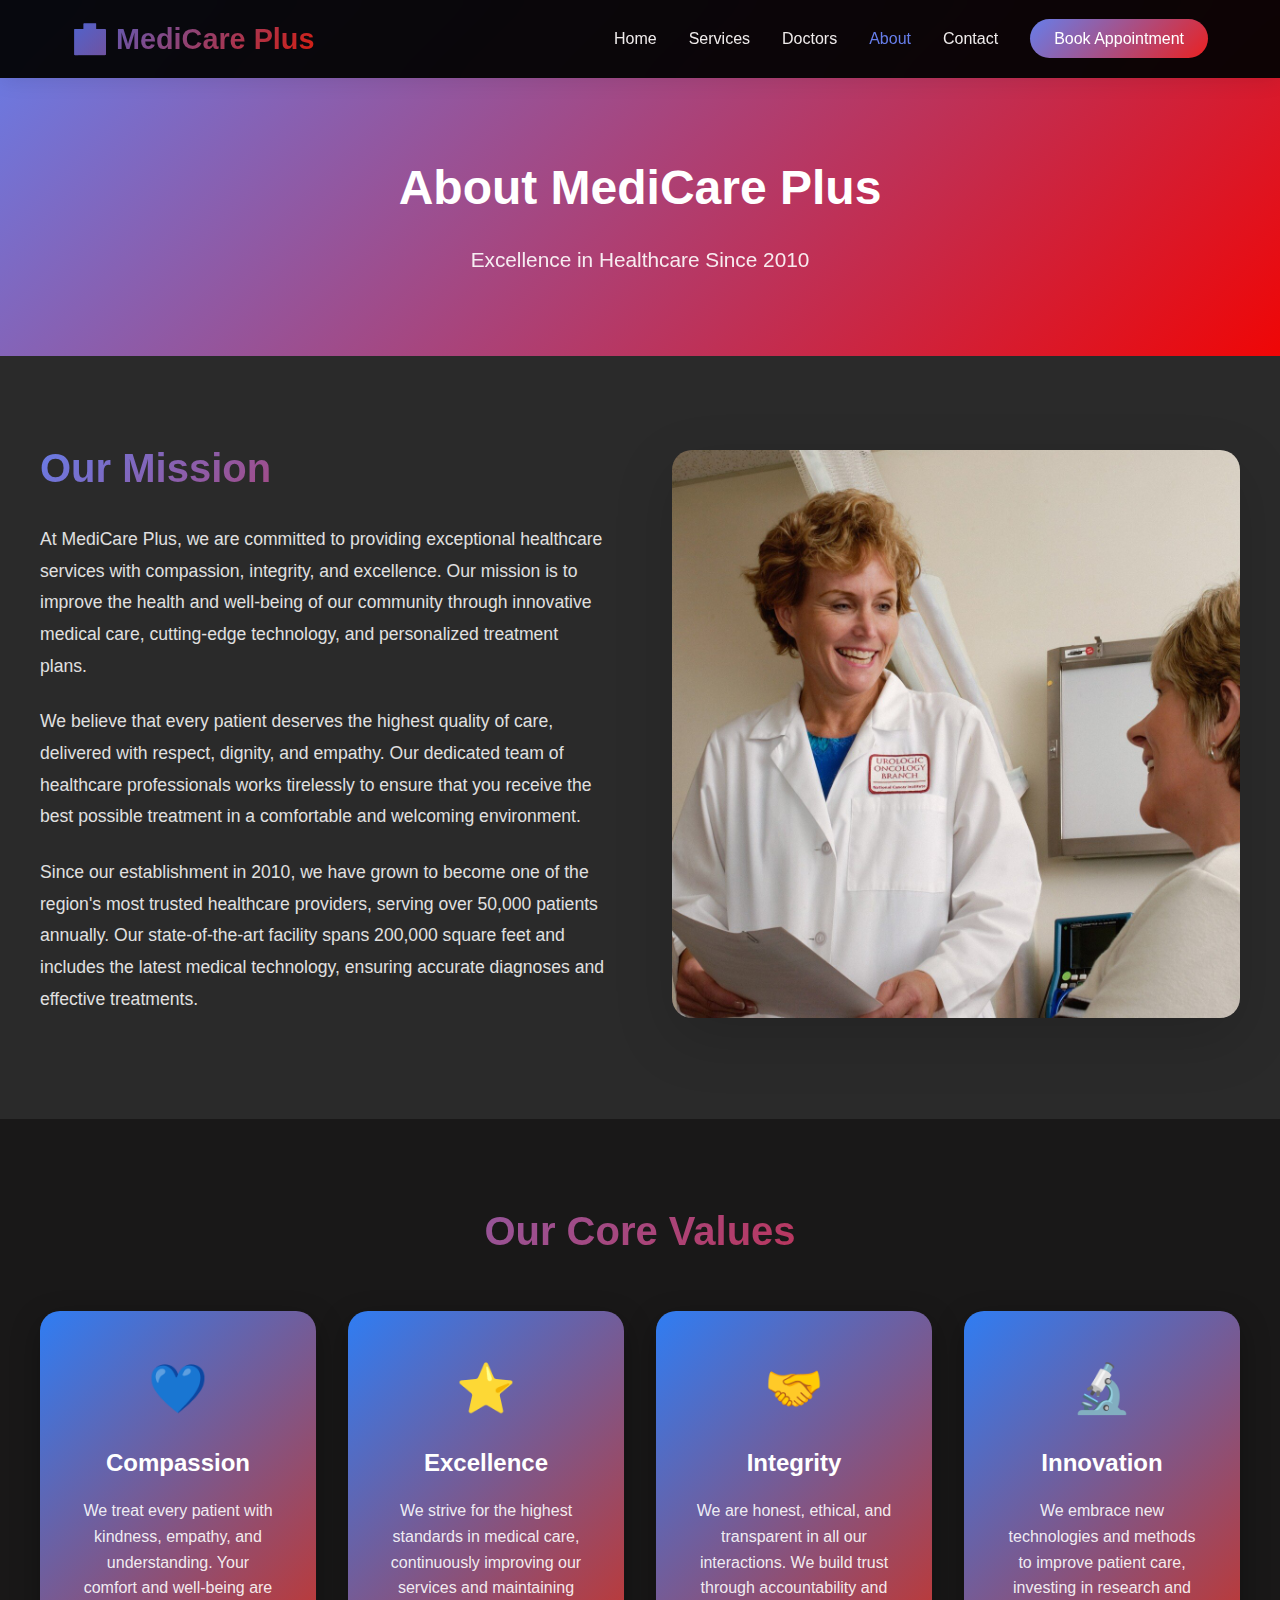
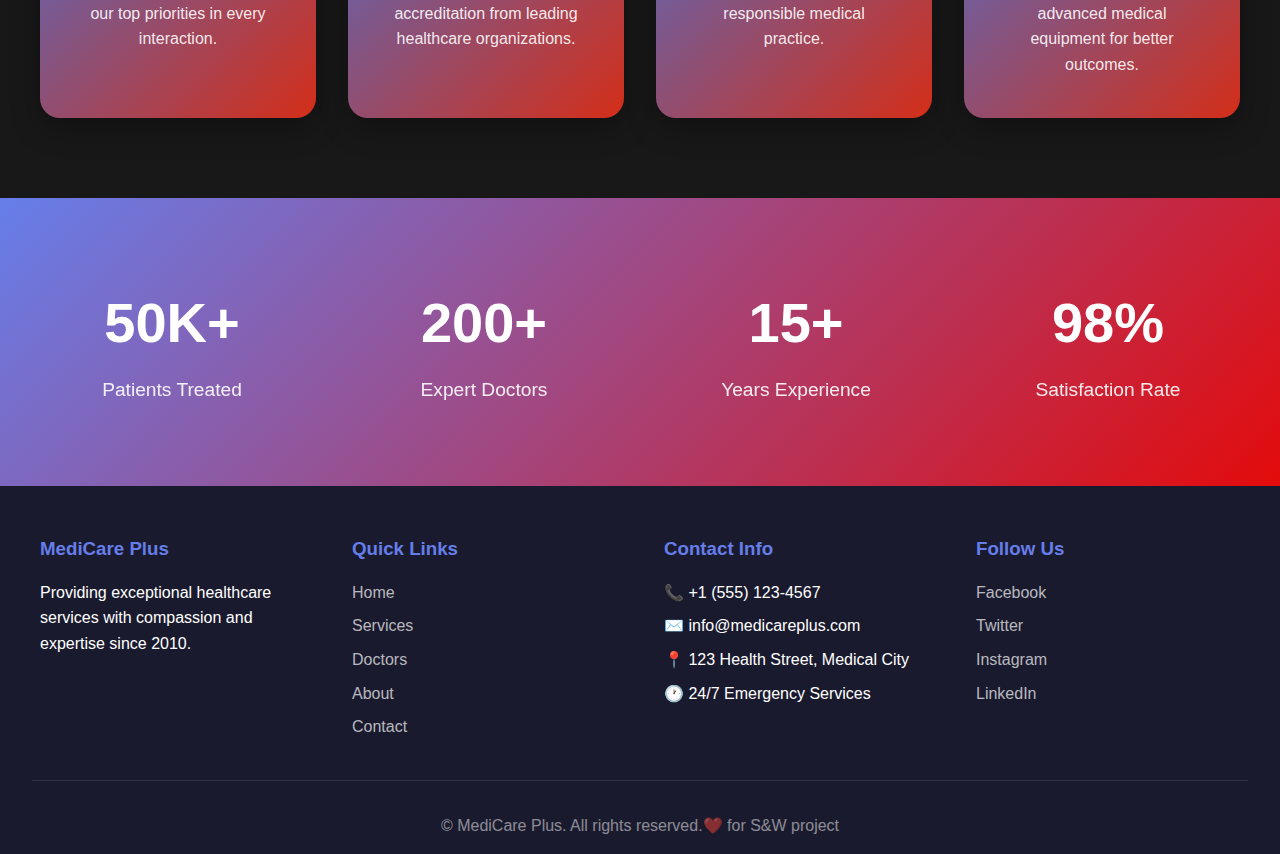
<file: about.html>
<!DOCTYPE html>
<html lang="en">
<head>
    <meta charset="UTF-8">
    <meta name="viewport" content="width=device-width, initial-scale=1.0">
    <title>About Us - MediCare Plus</title>
    <link rel="stylesheet" href="styles.css">
</head>
<body>
    <nav>
        <div class="container">
            <div class="logo">🏥 MediCare Plus</div>
            <ul>
                <li><a href="index.html">Home</a></li>
                <li><a href="services.html">Services</a></li>
                <li><a href="doctors.html">Doctors</a></li>
                <li><a href="about.html" class="active">About</a></li>
                <li><a href="contact.html">Contact</a></li>
                <li><a href="contact.html" class="cta-button">Book Appointment</a></li>
            </ul>
        </div>
    </nav>

    <section class="page-header">
        <div class="container">
            <h1>About MediCare Plus</h1>
            <p>Excellence in Healthcare Since 2010</p>
        </div>
    </section>

    <section class="about-content">
        <div class="container">
            <div class="about-grid">
                <div class="about-text">
                    <h2>Our Mission</h2>
                    <p>At MediCare Plus, we are committed to providing exceptional healthcare services with compassion, integrity, and excellence. Our mission is to improve the health and well-being of our community through innovative medical care, cutting-edge technology, and personalized treatment plans.</p>
                    <p>We believe that every patient deserves the highest quality of care, delivered with respect, dignity, and empathy. Our dedicated team of healthcare professionals works tirelessly to ensure that you receive the best possible treatment in a comfortable and welcoming environment.</p>
                    <p>Since our establishment in 2010, we have grown to become one of the region's most trusted healthcare providers, serving over 50,000 patients annually. Our state-of-the-art facility spans 200,000 square feet and includes the latest medical technology, ensuring accurate diagnoses and effective treatments.</p>
                </div>
                <div class="about-image">
                    <img src="health .jpg" alt="Healthcare Team">
                </div>
            </div>
        </div>
    </section>

    <section class="values-section">
        <div class="container">
            <h2 class="section-title">Our Core Values</h2>
            <div class="values-grid">
                <div class="value-card">
                    <div class="value-icon">💙</div>
                    <h3>Compassion</h3>
                    <p>We treat every patient with kindness, empathy, and understanding. Your comfort and well-being are our top priorities in every interaction.</p>
                </div>
                <div class="value-card">
                    <div class="value-icon">⭐</div>
                    <h3>Excellence</h3>
                    <p>We strive for the highest standards in medical care, continuously improving our services and maintaining accreditation from leading healthcare organizations.</p>
                </div>
                <div class="value-card">
                    <div class="value-icon">🤝</div>
                    <h3>Integrity</h3>
                    <p>We are honest, ethical, and transparent in all our interactions. We build trust through accountability and responsible medical practice.</p>
                </div>
                <div class="value-card">
                    <div class="value-icon">🔬</div>
                    <h3>Innovation</h3>
                    <p>We embrace new technologies and methods to improve patient care, investing in research and advanced medical equipment for better outcomes.</p>
                </div>
            </div>
        </div>
    </section>

    <section class="stats">
        <div class="stats-grid">
            <div class="stat-item">
                <h2>50K+</h2>
                <p>Patients Treated</p>
            </div>
            <div class="stat-item">
                <h2>200+</h2>
                <p>Expert Doctors</p>
            </div>
            <div class="stat-item">
                <h2>15+</h2>
                <p>Years Experience</p>
            </div>
            <div class="stat-item">
                <h2>98%</h2>
                <p>Satisfaction Rate</p>
            </div>
        </div>
    </section>

    <footer>
        <div class="footer-content">
            <div class="footer-section">
                <h3>MediCare Plus</h3>
                <p>Providing exceptional healthcare services with compassion and expertise since 2010.</p>
            </div>
            <div class="footer-section">
                <h3>Quick Links</h3>
                <ul>
                    <li><a href="index.html">Home</a></li>
                    <li><a href="services.html">Services</a></li>
                    <li><a href="doctors.html">Doctors</a></li>
                    <li><a href="about.html">About</a></li>
                    <li><a href="contact.html">Contact</a></li>
                </ul>
            </div>
            <div class="footer-section">
                <h3>Contact Info</h3>
                <ul>
                    <li>📞 +1 (555) 123-4567</li>
                    <li>✉️ info@medicareplus.com</li>
                    <li>📍 123 Health Street, Medical City</li>
                    <li>🕐 24/7 Emergency Services</li>
                </ul>
            </div>
            <div class="footer-section">
                <h3>Follow Us</h3>
                <ul>
                    <li><a href="#">Facebook</a></li>
                    <li><a href="#">Twitter</a></li>
                    <li><a href="#">Instagram</a></li>
                    <li><a href="#">LinkedIn</a></li>
                </ul>
            </div>
        </div>
        <div class="footer-bottom">
            <p>&copy; MediCare Plus. All rights reserved.❤️ for S&W project </p>
        </div>
    </footer>
</body>
</html>
</file>
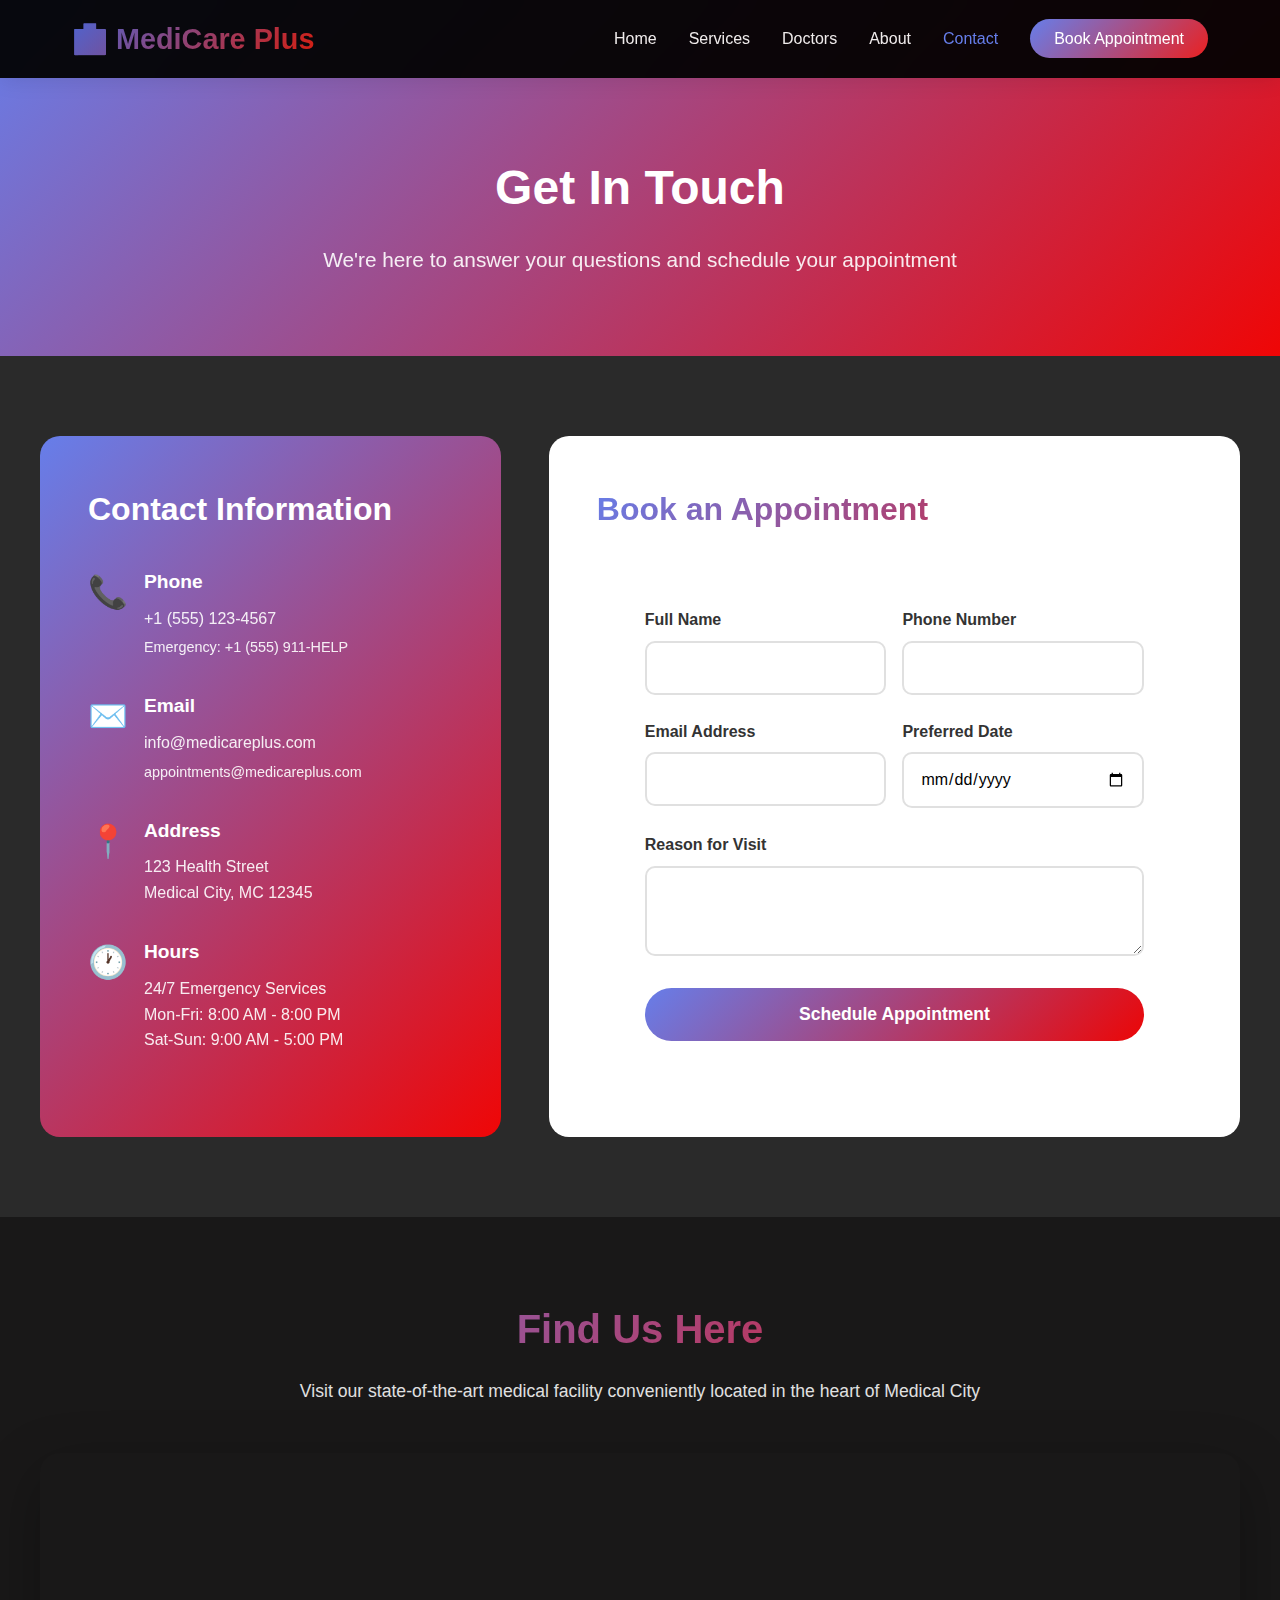
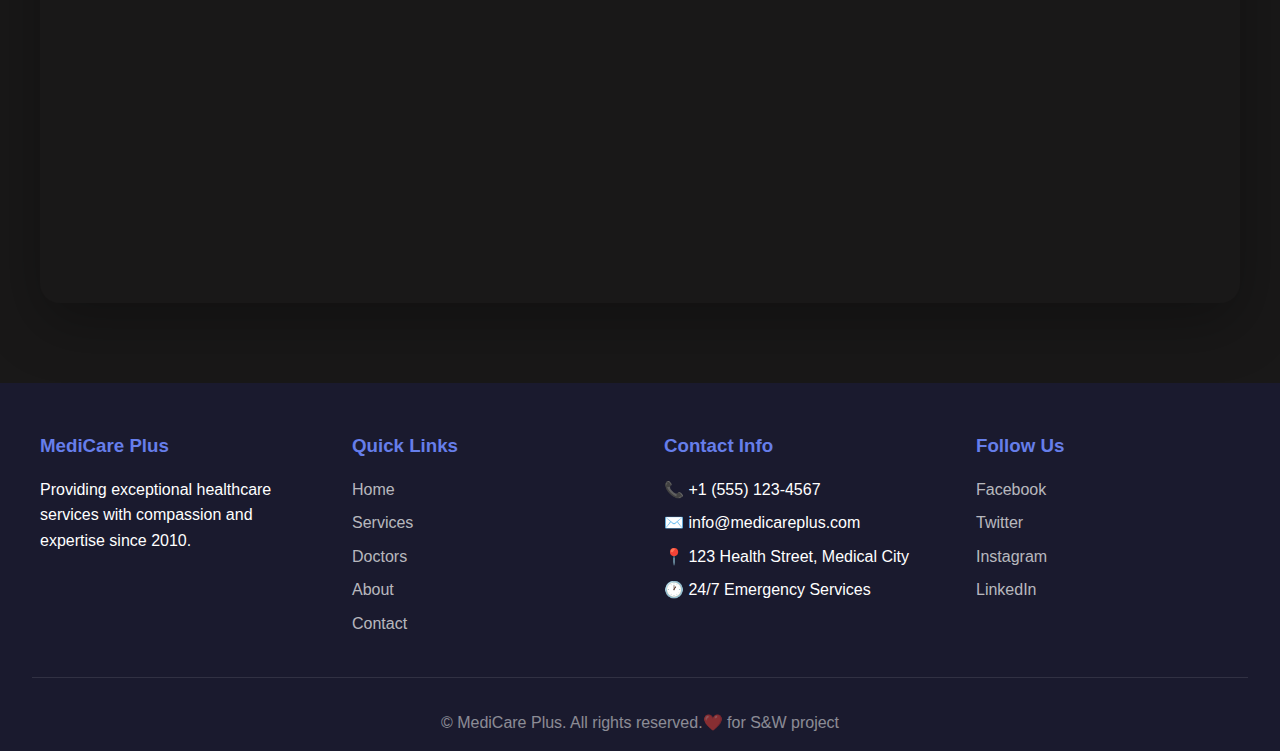
<file: contact.html>
<!DOCTYPE html>
<html lang="en">
<head>
    <meta charset="UTF-8">
    <meta name="viewport" content="width=device-width, initial-scale=1.0">
    <title>Contact Us - MediCare Plus</title>
    <link rel="stylesheet" href="styles.css">
</head>
<body>
    <nav>
        <div class="container">
            <div class="logo">🏥 MediCare Plus</div>
            <ul>
                <li><a href="index.html">Home</a></li>
                <li><a href="services.html">Services</a></li>
                <li><a href="doctors.html">Doctors</a></li>
                <li><a href="about.html">About</a></li>
                <li><a href="contact.html" class="active">Contact</a></li>
                <li><a href="contact.html" class="cta-button">Book Appointment</a></li>
            </ul>
        </div>
    </nav>

    <section class="page-header">
        <div class="container">
            <h1>Get In Touch</h1>
            <p>We're here to answer your questions and schedule your appointment</p>
        </div>
    </section>

    <section class="contact">
        <div class="container">
            <div class="contact-wrapper">
                <div class="contact-info">
                    <h2>Contact Information</h2>
                    <div class="info-item">
                        <div class="info-icon">📞</div>
                        <div>
                            <h3>Phone</h3>
                            <p>+1 (555) 123-4567</p>
                            <p class="info-detail">Emergency: +1 (555) 911-HELP</p>
                        </div>
                    </div>
                    <div class="info-item">
                        <div class="info-icon">✉️</div>
                        <div>
                            <h3>Email</h3>
                            <p>info@medicareplus.com</p>
                            <p class="info-detail">appointments@medicareplus.com</p>
                        </div>
                    </div>
                    <div class="info-item">
                        <div class="info-icon">📍</div>
                        <div>
                            <h3>Address</h3>
                            <p>123 Health Street</p>
                            <p>Medical City, MC 12345</p>
                        </div>
                    </div>
                    <div class="info-item">
                        <div class="info-icon">🕐</div>
                        <div>
                            <h3>Hours</h3>
                            <p>24/7 Emergency Services</p>
                            <p>Mon-Fri: 8:00 AM - 8:00 PM</p>
                            <p>Sat-Sun: 9:00 AM - 5:00 PM</p>
                        </div>
                    </div>
                </div>
                
                <div class="contact-form-wrapper">
                    <h2>Book an Appointment</h2>
                    <form class="contact-form" id="appointment">
                        <div class="form-row">
                            <div class="form-group">
                                <label for="name">Full Name</label>
                                <input type="text" id="name" name="name" required>
                            </div>
                            <div class="form-group">
                                <label for="phone">Phone Number</label>
                                <input type="tel" id="phone" name="phone" required>
                            </div>
                        </div>
                        <div class="form-row">
                            <div class="form-group">
                                <label for="email">Email Address</label>
                                <input type="email" id="email" name="email" required>
                            </div>
                            <div class="form-group">
                                <label for="date">Preferred Date</label>
                                <input type="date" id="date" name="date" required>
                            </div>
                        </div>
                        <div class="form-group">
                            <label for="message">Reason for Visit</label>
                            <textarea id="message" name="message" rows="3" required></textarea>
                        </div>
                        <button type="submit" class="submit-btn">Schedule Appointment</button>
                    </form>
                </div>
            </div>
        </div>
    </section>

    <section class="map-section">
        <div class="container">
            <h2 class="section-title">Find Us Here</h2>
            <p class="section-subtitle">Visit our state-of-the-art medical facility conveniently located in the heart of Medical City</p>
            <div class="map-container">
                <iframe 
                    src="https://www.google.com/maps/embed?pb=!1m18!1m12!1m3!1d3022.9476519598093!2d-73.99185368459395!3d40.74117397932847!2m3!1f0!2f0!3f0!3m2!1i1024!2i768!4f13.1!3m3!1m2!1s0x89c259a9b3117469%3A0xd134e199a405a163!2sEmpire%20State%20Building!5e0!3m2!1sen!2sus!4v1234567890123!5m2!1sen!2sus" 
                    width="100%" 
                    height="450" 
                    style="border:0;" 
                    allowfullscreen="" 
                    loading="lazy" 
                    referrerpolicy="no-referrer-when-downgrade">
                </iframe>
            </div>
        </div>
    </section>

    <footer>
        <div class="footer-content">
            <div class="footer-section">
                <h3>MediCare Plus</h3>
                <p>Providing exceptional healthcare services with compassion and expertise since 2010.</p>
            </div>
            <div class="footer-section">
                <h3>Quick Links</h3>
                <ul>
                    <li><a href="index.html">Home</a></li>
                    <li><a href="services.html">Services</a></li>
                    <li><a href="doctors.html">Doctors</a></li>
                    <li><a href="about.html">About</a></li>
                    <li><a href="contact.html">Contact</a></li>
                </ul>
            </div>
            <div class="footer-section">
                <h3>Contact Info</h3>
                <ul>
                    <li>📞 +1 (555) 123-4567</li>
                    <li>✉️ info@medicareplus.com</li>
                    <li>📍 123 Health Street, Medical City</li>
                    <li>🕐 24/7 Emergency Services</li>
                </ul>
            </div>
            <div class="footer-section">
                <h3>Follow Us</h3>
                <ul>
                    <li><a href="#">Facebook</a></li>
                    <li><a href="#">Twitter</a></li>
                    <li><a href="#">Instagram</a></li>
                    <li><a href="#">LinkedIn</a></li>
                </ul>
            </div>
        </div>
        <div class="footer-bottom">
            <p>&copy; MediCare Plus. All rights reserved.❤️ for S&W project </p>
        </div>
    </footer>
</body>
</html>
</file>
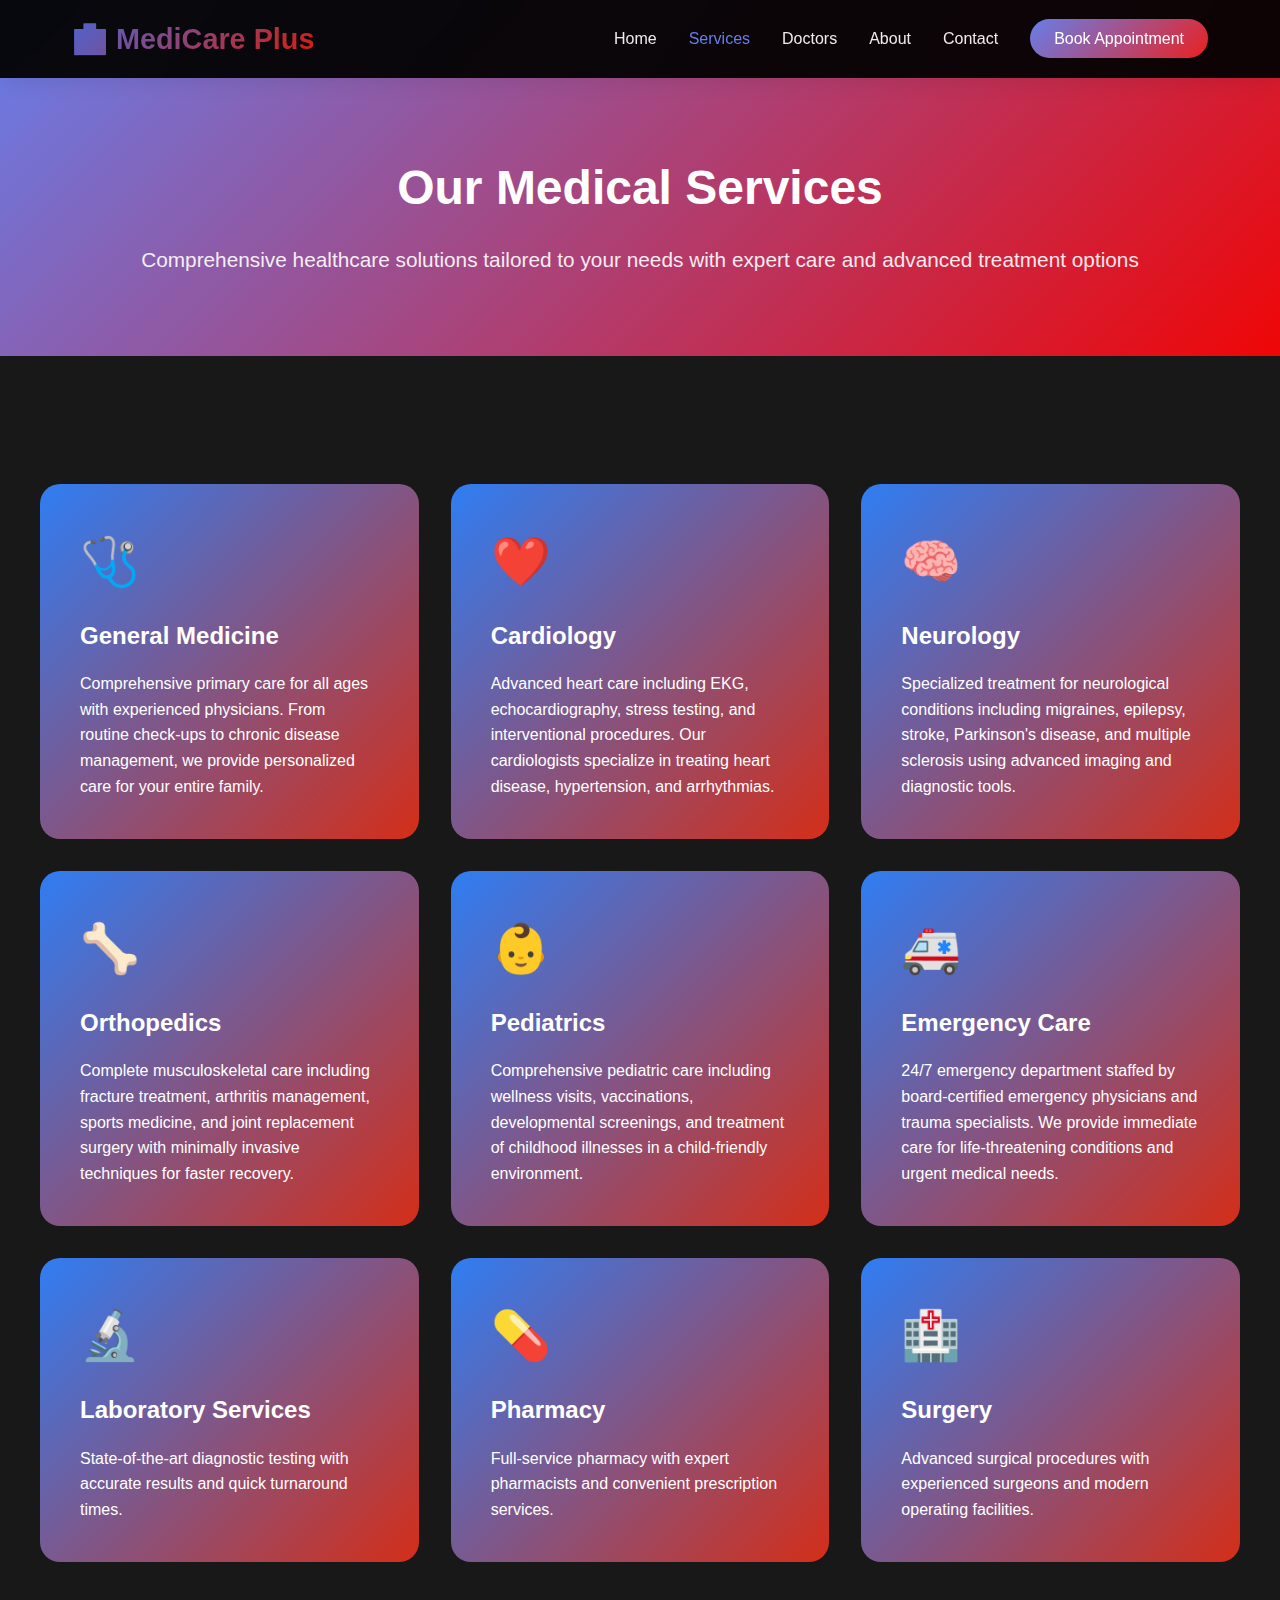
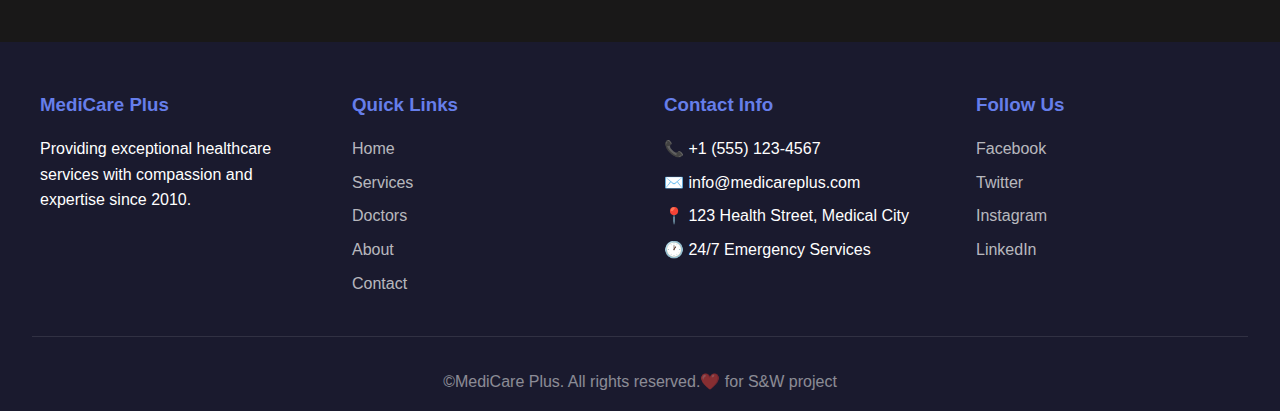
<file: services.html>
<!DOCTYPE html>
<html lang="en">
<head>
    <meta charset="UTF-8">
    <meta name="viewport" content="width=device-width, initial-scale=1.0">
    <title>Our Services - MediCare Plus</title>
    <link rel="stylesheet" href="styles.css">
</head>
<body>
    <!-- Navigation -->
    <nav>
        <div class="container">
            <div class="logo">🏥 MediCare Plus</div>
            <ul>
                <li><a href="index.html">Home</a></li>
                <li><a href="services.html" class="active">Services</a></li>
                <li><a href="doctors.html">Doctors</a></li>
                <li><a href="about.html">About</a></li>
                <li><a href="contact.html">Contact</a></li>
                <li><a href="contact.html" class="cta-button">Book Appointment</a></li>
            </ul>
        </div>
    </nav>

    <!-- Page Header -->
    <section class="page-header">
        <div class="container">
            <h1>Our Medical Services</h1>
            <p>Comprehensive healthcare solutions tailored to your needs with expert care and advanced treatment options</p>
        </div>
    </section>

    <!-- Services Section -->
    <section class="services">
        <div class="container">
            <div class="services-grid">
                <div class="service-card">
                    <div class="service-icon">🩺</div>
                    <h3>General Medicine</h3>
                    <p>Comprehensive primary care for all ages with experienced physicians. From routine check-ups to chronic disease management, we provide personalized care for your entire family.</p>
                </div>
                <div class="service-card">
                    <div class="service-icon">❤️</div>
                    <h3>Cardiology</h3>
                    <p>Advanced heart care including EKG, echocardiography, stress testing, and interventional procedures. Our cardiologists specialize in treating heart disease, hypertension, and arrhythmias.</p>
                </div>
                <div class="service-card">
                    <div class="service-icon">🧠</div>
                    <h3>Neurology</h3>
                    <p>Specialized treatment for neurological conditions including migraines, epilepsy, stroke, Parkinson's disease, and multiple sclerosis using advanced imaging and diagnostic tools.</p>
                </div>
                <div class="service-card">
                    <div class="service-icon">🦴</div>
                    <h3>Orthopedics</h3>
                    <p>Complete musculoskeletal care including fracture treatment, arthritis management, sports medicine, and joint replacement surgery with minimally invasive techniques for faster recovery.</p>
                </div>
                <div class="service-card">
                    <div class="service-icon">👶</div>
                    <h3>Pediatrics</h3>
                    <p>Comprehensive pediatric care including wellness visits, vaccinations, developmental screenings, and treatment of childhood illnesses in a child-friendly environment.</p>
                </div>
                <div class="service-card">
                    <div class="service-icon">🚑</div>
                    <h3>Emergency Care</h3>
                    <p>24/7 emergency department staffed by board-certified emergency physicians and trauma specialists. We provide immediate care for life-threatening conditions and urgent medical needs.</p>
                </div>
                <div class="service-card">
                    <div class="service-icon">🔬</div>
                    <h3>Laboratory Services</h3>
                    <p>State-of-the-art diagnostic testing with accurate results and quick turnaround times.</p>
                </div>
                <div class="service-card">
                    <div class="service-icon">💊</div>
                    <h3>Pharmacy</h3>
                    <p>Full-service pharmacy with expert pharmacists and convenient prescription services.</p>
                </div>
                <div class="service-card">
                    <div class="service-icon">🏥</div>
                    <h3>Surgery</h3>
                    <p>Advanced surgical procedures with experienced surgeons and modern operating facilities.</p>
                </div>
            </div>
        </div>
    </section>

    <footer>
        <div class="footer-content">
            <div class="footer-section">
                <h3>MediCare Plus</h3>
                <p>Providing exceptional healthcare services with compassion and expertise since 2010.</p>
            </div>
            <div class="footer-section">
                <h3>Quick Links</h3>
                <ul>
                    <li><a href="index.html">Home</a></li>
                    <li><a href="services.html">Services</a></li>
                    <li><a href="doctors.html">Doctors</a></li>
                    <li><a href="about.html">About</a></li>
                    <li><a href="contact.html">Contact</a></li>
                </ul>
            </div>
            <div class="footer-section">
                <h3>Contact Info</h3>
                <ul>
                    <li>📞 +1 (555) 123-4567</li>
                    <li>✉️ info@medicareplus.com</li>
                    <li>📍 123 Health Street, Medical City</li>
                    <li>🕐 24/7 Emergency Services</li>
                </ul>
            </div>
            <div class="footer-section">
                <h3>Follow Us</h3>
                <ul>
                    <li><a href="#">Facebook</a></li>
                    <li><a href="#">Twitter</a></li>
                    <li><a href="#">Instagram</a></li>
                    <li><a href="#">LinkedIn</a></li>
                </ul>
            </div>
        </div>
        <div class="footer-bottom">
            <p>&copy;MediCare Plus. All rights reserved.❤️ for S&W project 
            </p>
        </div>
    </footer>
</body>
</html>
</file>
<file: styles.css>
* {
    margin: 0;
    padding: 0;
    box-sizing: border-box;
}

html {
    scroll-behavior: smooth;
}

body {
    font-family: 'Segoe UI', Tahoma, Geneva, Verdana, sans-serif;
    line-height: 1.6;
    color: #ffffff;
    background-color: #2a2a2a;
}

/* Navigation */
nav {
    position: fixed;
    top: 0;
    left: 0;
    width: 100%;
    background: rgba(2, 2, 2, 0.95);
    backdrop-filter: blur(10px);
    box-shadow: 0 2px 20px rgba(0,0,0,0.1);
    z-index: 1000;
    padding: 1rem 0;
    animation: slideDown 0.5s ease;
    transition: opacity 0.3s ease, background 0.3s ease;
}

nav.scrolled {
    opacity: 0.9;
    background: rgba(2, 2, 2, 0.98);
}

@keyframes slideDown {
    from {
        transform: translateY(-100%);
    }
    to {
        transform: translateY(0);
    }
}

nav .container {
    max-width: 1200px;
    margin: 0 auto;
    padding: 0 2rem;
    display: flex;
    justify-content: space-between;
    align-items: center;
}

/* Mobile menu toggle (three dots) */
.nav-toggle {
    display: none;
}

.nav-toggle-label {
    display: none;
    flex-direction: column;
    justify-content: center;
    align-items: center;
    gap: 4px;
    width: 32px;
    height: 32px;
    border-radius: 50%;
    cursor: pointer;
    background: rgba(255, 255, 255, 0.08);
}

.nav-toggle-label span {
    width: 4px;
    height: 4px;
    border-radius: 50%;
    background: #ffffff;
}

.logo {
    font-size: 1.8rem;
    font-weight: bold;
    background: linear-gradient(135deg, #4c65d3 0%, #d81c0b 100%);
    -webkit-background-clip: text;
    -webkit-text-fill-color: transparent;
    background-clip: text;
}

nav ul {
    display: flex;
    list-style: none;
    gap: 2rem;
}

/* Ensure main nav list has a class for mobile control */
.nav-links {
    display: flex;
}

nav a {
    text-decoration: none;
    color: #efebeb;
    font-weight: 500;
    transition: color 0.3s;
    position: relative;
}

nav a::after {
    content: '';
    position: absolute;
    bottom: -5px;
    left: 0;
    width: 0;
    height: 2px;
    background: linear-gradient(135deg, #667eea 0%, #df2b2b 100%);
    transition: width 0.3s;
}

nav a:hover::after {
    width: 100%;
}

nav a.active {
    color: #667eea;
}

.cta-button {
    background: linear-gradient(135deg, #667eea 0%, #ea2121 100%);
    color: white !important;
    padding: 0.7rem 1.5rem;
    border-radius: 50px;
    transition: transform 0.3s, box-shadow 0.3s;
}

.cta-button::after {
    display: none;
}

.cta-button:hover {
    transform: translateY(-2px);
    box-shadow: 0 10px 25px rgba(102, 126, 234, 0.4);
}

.hero {
    min-height: 100vh;
    background: linear-gradient(135deg, #667eea 0%, #ef0606 100%);
    display: flex;
    align-items: center;
    position: relative;
    overflow: hidden;
    padding-top: 80px;
}

.hero::before {
    content: '';
    position: absolute;
    width: 100%;
    height: 100%;
    background: url('data:image/svg+xml,<svg width="100" height="100" xmlns="http://www.w3.org/2000/svg"><circle cx="50" cy="50" r="2" fill="white" opacity="0.1"/></svg>');
    animation: float 20s infinite linear;
}


.hero .container {
    max-width: 1200px;
    margin: 0 auto;
    padding: 0 2rem;
    display: grid;
    grid-template-columns: 1fr 1fr;
    gap: 4rem;
    align-items: center;
    position: relative;
    z-index: 1;
}

.hero-content h1 {
    font-size: 3.5rem;
    color: white;
    margin-bottom: 1.5rem;
    animation: fadeInUp 0.8s ease;
}

.hero-content p {
    font-size: 1.3rem;
    color: rgba(255,255,255,0.9);
    margin-bottom: 2rem;
    animation: fadeInUp 0.8s ease 0.2s backwards;
}

@keyframes fadeInUp {
    from {
        opacity: 0;
        transform: translateY(30px);
    }
    to {
        opacity: 1;
        transform: translateY(0);
    }
}

.hero-buttons {
    display: flex;
    gap: 1rem;
    animation: fadeInUp 0.8s ease 0.4s backwards;
}

.btn {
    padding: 1rem 2rem;
    border-radius: 50px;
    text-decoration: none;
    font-weight: 600;
    transition: all 0.3s;
    display: inline-block;
}

.btn-primary {
    background: white;
    color: #667eea;
}

.btn-primary:hover {
    transform: translateY(-3px);
    box-shadow: 0 15px 35px rgba(0,0,0,0.2);
}

.btn-secondary {
    background: transparent;
    color: white;
    border: 2px solid white;
}

.btn-secondary:hover {
    background: white;
    color: #667eea;
}

.hero-image {
    animation: fadeInUp 0.8s ease 0.6s backwards;
}

.hero-image img {
    width: 100%;
    border-radius: 20px;
    box-shadow: 0 25px 60px rgba(32, 31, 31, 0.3);
    animation: floatImage 3s ease-in-out infinite;
}

@keyframes floatImage {
    0%, 100% {
        transform: translateY(0);
    }
    50% {
        transform: translateY(-20px);
    }
}

.features-section {
    padding: 5rem 2rem;
    background: rgb(25, 24, 24);
}

.features-grid {
    display: grid;
    grid-template-columns: repeat(auto-fit, minmax(250px, 1fr));
    gap: 2rem;
    margin-top: 3rem;
    max-width: 1200px;
    margin-left: auto;
    margin-right: auto;
}

.feature-item {
    text-align: center;
    padding: 2rem;
    background: rgba(255, 255, 255, 0.05);
    border-radius: 15px;
    transition: transform 0.3s, background 0.3s;
}

.feature-item:hover {
    transform: translateY(-5px);
    background: rgba(255, 255, 255, 0.08);
}

.feature-icon {
    font-size: 3rem;
    margin-bottom: 1rem;
}

.feature-item h3 {
    font-size: 1.3rem;
    color: white;
    margin-bottom: 0.8rem;
}

.feature-item p {
    color: #e0e0e0;
    line-height: 1.6;
}

.video-section {
    padding: 5rem 2rem;
    background: linear-gradient(to bottom, #060606, #1a1919);
}

.section-title {
    text-align: center;
    font-size: 2.5rem;
    margin-bottom: 1rem;
    background: linear-gradient(135deg, #667eea 0%, #e90e0e 100%);
    -webkit-background-clip: text;
    -webkit-text-fill-color: transparent;
    background-clip: text;
    color: white;
}

.section-subtitle {
    text-align: center;
    color: #666;
    margin-bottom: 3rem;
    font-size: 1.1rem;
}

.map-section .section-subtitle {
    color: #e0e0e0;
}

.video-container {
    max-width: 900px;
    margin: 0 auto;
    border-radius: 20px;
    overflow: hidden;
    box-shadow: 0 20px 60px rgba(0,0,0,0.15);
    transition: transform 0.3s;
}

.video-container:hover {
    transform: scale(1.02);
}

.video-container video {
    width: 100%;
    height: 500px;
    border: none;
}

.services {
    padding: 5rem 2rem;
    background: rgb(25, 24, 24);
}

.services .container {
    max-width: 1200px;
    margin: 0 auto;
}

.services-grid {
    display: grid;
    grid-template-columns: repeat(auto-fit, minmax(280px, 1fr));
    gap: 2rem;
    margin-top: 3rem;
}

.service-card {
    background: linear-gradient(135deg, #2f7df3 0%, #d42e18 100%);
    padding: 2.5rem;
    border-radius: 20px;
    transition: all 0.4s;
    position: relative;
    overflow: hidden;
}

.service-card::before {
    content: '';
    position: absolute;
    top: 0;
    left: 0;
    width: 100%;
    height: 100%;
    background: linear-gradient(135deg, #f30606 0%, #2a62b5 100%);
    opacity: 0;
    transition: opacity 0.4s;
}

.service-card:hover::before {
    opacity: 1;
}

.service-card:hover {
    transform: translateY(-10px);
    box-shadow: 0 20px 40px rgba(239, 19, 3, 0.3);
}

.service-card * {
    position: relative;
    z-index: 1;
}

.service-icon {
    font-size: 3rem;
    margin-bottom: 1rem;
    transition: transform 0.4s;
}

.service-card:hover .service-icon {
    transform: scale(1.2) rotate(10deg);
}

.service-card h3 {
    font-size: 1.5rem;
    margin-bottom: 1rem;
    transition: color 0.4s;
}

.service-card:hover h3,
.service-card:hover p {
    color: white;
}

.stats {
    padding: 5rem 2rem;
    background: linear-gradient(135deg, #667eea 0%, #e30b0b 100%);
    color: white;
}

.stats-grid {
    max-width: 1200px;
    margin: 0 auto;
    display: grid;
    grid-template-columns: repeat(auto-fit, minmax(200px, 1fr));
    gap: 3rem;
    text-align: center;
}

.stat-item h2 {
    font-size: 3.5rem;
    margin-bottom: 0.5rem;
    animation: countUp 2s ease-out;
}

.stat-item p {
    font-size: 1.2rem;
    opacity: 0.9;
}

.doctors {
    padding: 5rem 2rem;
    background: #2a2a2a;
}

.doctors .container {
    max-width: 1200px;
    margin: 0 auto;
}

.doctors-grid {
    display: grid;
    grid-template-columns: repeat(auto-fit, minmax(280px, 1fr));
    gap: 2rem;
    margin-top: 3rem;
}

.doctor-card {
    background: rgb(38, 36, 36);
    border-radius: 20px;
    overflow: hidden;
    box-shadow: 0 10px 30px rgba(0,0,0,0.1);
    transition: all 0.4s;
}

.doctor-card:hover {
    transform: translateY(-10px);
    box-shadow: 0 20px 50px rgba(0,0,0,0.2);
}

.doctor-image {
    width: 100%;
    height: 300px;
    background: linear-gradient(135deg, #667eea 0%, #ee120f 100%);
    display: flex;
    align-items: center;
    justify-content: center;
    font-size: 8rem;
    color: rgb(248, 245, 245);
}

.doctor-info {
    padding: 2rem;
}

.doctor-info h3 {
    font-size: 1.5rem;
    margin-bottom: 0.5rem;
    color: #d0c4c4;
}

.doctor-info .specialty {
    color: #667eea;
    font-weight: 600;
    margin-bottom: 1rem;
}

.doctor-info p {
    color: #ffffff;
    margin-bottom: 1rem;
}

.contact {
    padding: 5rem 2rem;
    background: #2a2a2a;
}

.contact .container {
    max-width: 1200px;
    margin: 0 auto;
}

.contact-form {
    background: white;
    padding: 3rem;
    border-radius: 20px;
}

.form-group {
    margin-bottom: 1.5rem;
}

.form-group label {
    display: block;
    margin-bottom: 0.5rem;
    font-weight: 600;
    color: #333;
}

.form-group input,
.form-group textarea {
    width: 100%;
    padding: 1rem;
    border: 2px solid #e0e0e0;
    border-radius: 10px;
    font-family: inherit;
    font-size: 1rem;
    transition: box-shadow 0.3s, border-color 0.3s;
    background: white;
}

.form-group input:focus,
.form-group textarea:focus {
    outline: none;
    box-shadow: 0 0 0 3px rgba(102, 126, 234, 0.3);
}

.form-group textarea {
    resize: vertical;
    min-height: 80px;
}

.form-row {
    display: grid;
    grid-template-columns: 1fr 1fr;
    gap: 1rem;
}

.info-detail {
    font-size: 0.9rem;
    opacity: 0.8;
    margin-top: 0.3rem;
}

.submit-btn {
    background: linear-gradient(135deg, #667eea 0%, #ec0606 100%);
    color: white;
    padding: 1rem 3rem;
    border: none;
    border-radius: 50px;
    font-size: 1.1rem;
    font-weight: 600;
    cursor: pointer;
    transition: all 0.3s;
    width: 100%;
}

.submit-btn:hover {
    transform: translateY(-3px);
    box-shadow: 0 15px 35px rgba(102, 126, 234, 0.4);
}

footer {
    background: #1a1a2e;
    color: white;
    padding: 3rem 2rem 1rem;
}

.footer-content {
    max-width: 1200px;
    margin: 0 auto;
    display: grid;
    grid-template-columns: repeat(auto-fit, minmax(250px, 1fr));
    gap: 3rem;
    margin-bottom: 2rem;
}

.footer-section h3 {
    margin-bottom: 1rem;
    color: #667eea;
}

.footer-section ul {
    list-style: none;
}

.footer-section ul li {
    margin-bottom: 0.5rem;
}

.footer-section a {
    color: rgba(255,255,255,0.7);
    text-decoration: none;
    transition: color 0.3s;
}

.footer-section a:hover {
    color: #667eea;
}

.footer-bottom {
    text-align: center;
    padding-top: 2rem;
    border-top: 1px solid rgba(255,255,255,0.1);
    color: rgba(255,255,255,0.5);
}

.page-header {
    padding: 150px 2rem 80px;
    background: linear-gradient(135deg, #667eea 0%, #ef0606 100%);
    text-align: center;
    color: white;
}

.page-header h1 {
    font-size: 3rem;
    margin-bottom: 1rem;
}

.page-header p {
    font-size: 1.3rem;
    opacity: 0.9;
}

.about-content {
    padding: 5rem 2rem;
    background: #2a2a2a;
}

.about-grid {
    display: grid;
    grid-template-columns: 1fr 1fr;
    gap: 4rem;
    align-items: center;
    max-width: 1200px;
    margin: 0 auto;
}

.about-text h2 {
    font-size: 2.5rem;
    background: linear-gradient(135deg, #667eea 0%, #e90e0e 100%);
    -webkit-background-clip: text;
    -webkit-text-fill-color: transparent;
    background-clip: text;
    margin-bottom: 1.5rem;
}

.about-text p {
    font-size: 1.1rem;
    color: #e0e0e0;
    margin-bottom: 1.5rem;
    line-height: 1.8;
}

.about-image img {
    width: 100%;
    border-radius: 20px;
    box-shadow: 0 20px 60px rgba(0,0,0,0.15);
}

.values-section {
    padding: 5rem 2rem;
    background: rgb(25, 24, 24);
}

.values-grid {
    display: grid;
    grid-template-columns: repeat(auto-fit, minmax(250px, 1fr));
    gap: 2rem;
    margin-top: 3rem;
    max-width: 1200px;
    margin-left: auto;
    margin-right: auto;
}

.value-card {
    background: linear-gradient(135deg, #2f7df3 0%, #d42e18 100%);
    padding: 2.5rem;
    border-radius: 20px;
    text-align: center;
    box-shadow: 0 10px 30px rgba(0,0,0,0.3);
    transition: transform 0.3s, box-shadow 0.3s;
    color: white;
}

.value-card:hover {
    transform: translateY(-10px);
    box-shadow: 0 20px 50px rgba(102, 126, 234, 0.4);
}

.value-icon {
    font-size: 3rem;
    margin-bottom: 1rem;
}

.value-card h3 {
    font-size: 1.5rem;
    color: white;
    margin-bottom: 1rem;
}

.value-card p {
    color: rgba(255, 255, 255, 0.9);
    line-height: 1.6;
}

.contact-wrapper {
    display: grid;
    grid-template-columns: 1fr 1.5fr;
    gap: 3rem;
    max-width: 1200px;
    margin: 0 auto;
}

.contact-info {
    background: linear-gradient(135deg, #667eea 0%, #ef0606 100%);
    padding: 3rem;
    border-radius: 20px;
    color: white;
}

.contact-info h2 {
    font-size: 2rem;
    margin-bottom: 2rem;
}

.info-item {
    display: flex;
    gap: 1rem;
    margin-bottom: 2rem;
    align-items: flex-start;
}

.info-icon {
    font-size: 2rem;
    min-width: 40px;
}

.info-item h3 {
    font-size: 1.2rem;
    margin-bottom: 0.5rem;
}

.info-item p {
    opacity: 0.9;
    line-height: 1.6;
}

.contact-form-wrapper {
    background: white;
    padding: 3rem;
    border-radius: 20px;
}

.contact-form-wrapper h2 {
    font-size: 2rem;
    background: linear-gradient(135deg, #667eea 0%, #e90e0e 100%);
    -webkit-background-clip: text;
    -webkit-text-fill-color: transparent;
    background-clip: text;
    margin-bottom: 1.5rem;
}

.map-section {
    padding: 5rem 2rem;
    background: rgb(25, 24, 24);
}

.map-container {
    max-width: 1200px;
    margin: 3rem auto 0;
    border-radius: 20px;
    overflow: hidden;
    box-shadow: 0 20px 60px rgba(0,0,0,0.3);
}

.map-container iframe {
    display: block;
    width: 100%;
}

@media (max-width: 768px) {
    .hero .container {
        grid-template-columns: 1fr;
        text-align: center;
    }

    .hero-content h1 {
        font-size: 2.5rem;
    }

    .hero-buttons {
        justify-content: center;
    }

    .nav-toggle-label {
        display: flex;
    }

    .nav-links {
        position: absolute;
        top: 100%;
        right: 0;
        left: 0;
        display: flex;
        flex-direction: column;
        background: rgba(2, 2, 2, 0.98);
        padding: 1rem 2rem 1.5rem;
        gap: 1rem;
        transform: translateY(-10px);
        opacity: 0;
        pointer-events: none;
        transition: opacity 0.25s ease, transform 0.25s ease;
    }

    nav .container {
        position: relative;
    }

    /* When checkbox is checked, show the menu */
    .nav-toggle:checked ~ .nav-links {
        opacity: 1;
        transform: translateY(0);
        pointer-events: auto;
    }

    .video-container video {
        height: 300px;
    }

    .page-header {
        padding: 120px 2rem 60px;
    }

    .page-header h1 {
        font-size: 2rem;
    }

    .about-grid {
        grid-template-columns: 1fr;
        gap: 2rem;
    }

    .values-grid {
        grid-template-columns: 1fr;
    }

    .contact-wrapper {
        grid-template-columns: 1fr;
    }

    .form-row {
        grid-template-columns: 1fr;
    }

    .features-grid {
        grid-template-columns: 1fr;
    }
}
</file>
